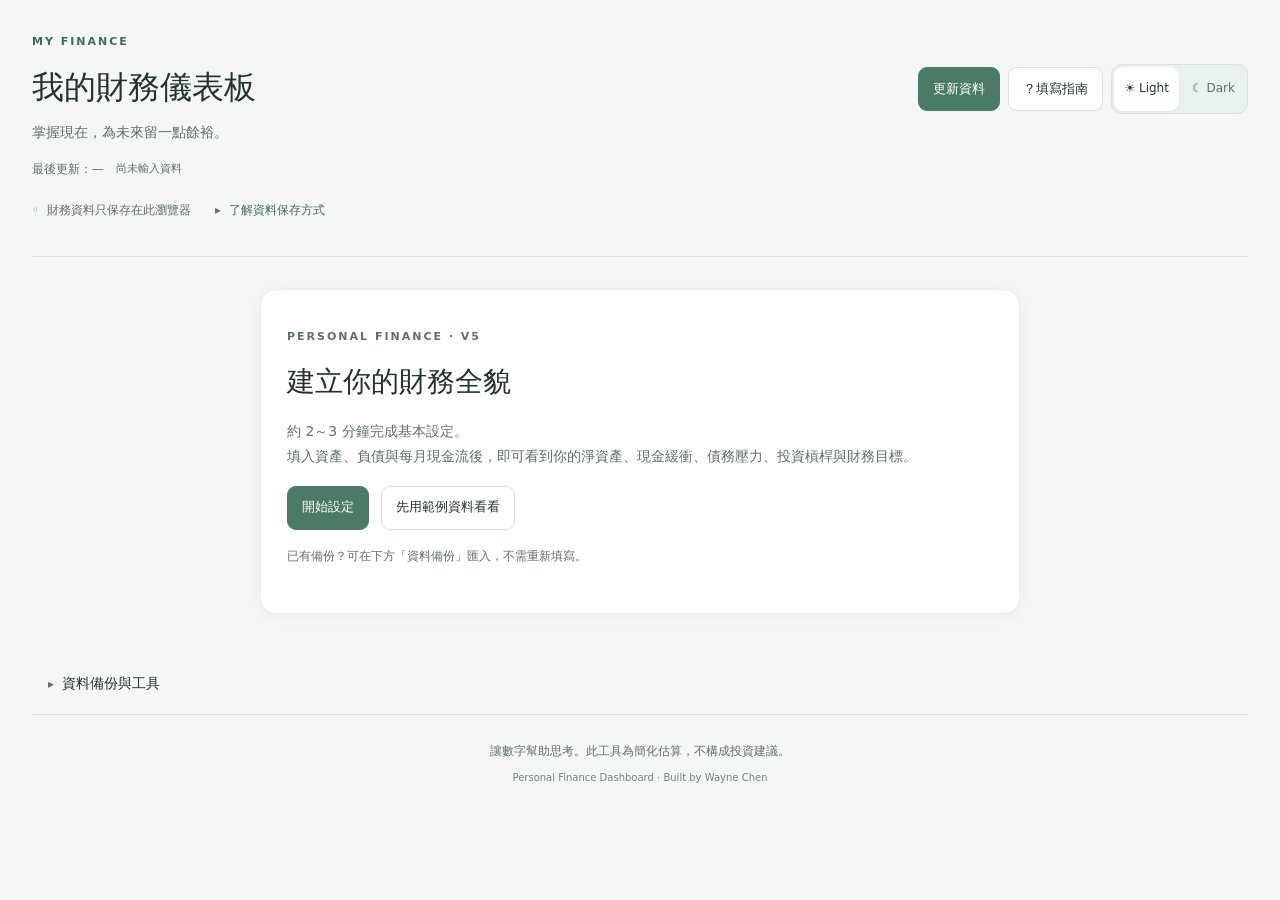
<file: index.html>
<!doctype html>
<html lang="zh-Hant" data-theme="light"><head><meta charset="utf-8"><meta name="viewport" content="width=device-width, initial-scale=1, interactive-widget=resizes-content"><meta http-equiv="Content-Security-Policy" content="default-src 'self'; script-src 'self' 'unsafe-inline'; style-src 'self' 'unsafe-inline'; img-src 'self' data: blob:; connect-src 'none'; worker-src 'self'; manifest-src 'self'; object-src 'none'; base-uri 'none'; form-action 'none'"><meta name="referrer" content="no-referrer"><link rel="icon" href="data:,"><meta name="theme-color" content="#5E8F7A"><link rel="manifest" href="manifest.webmanifest"><link rel="apple-touch-icon" href="icons/icon-192.png"><title>個人財務儀表板</title><link rel="stylesheet" href="style.css?v=20261017-v5"><script src="v3-core.js?v=20261017-v5" defer></script><script src="stress-core.js?v=20261017-v5" defer></script><script src="scenario-core.js?v=20261017-v5" defer></script><script src="health-analysis.js?v=20261017-v5" defer></script><script src="app.js?v=20261017-v5" defer></script><script src="input-guidance.js?v=20261017-v5" defer></script><script src="summary.js?v=20261017-v5" defer></script><script src="scenario-ui.js?v=20261017-v5" defer></script><script src="pwa.js?v=20261017-v5" defer></script><script src="dashboard-ui.js?v=20261017-v5" defer></script></head>
<body><main>
<header class="app-header"><div class="brand"><p class="eyebrow">MY FINANCE</p><h1>我的財務儀表板</h1><p class="subtitle">掌握現在，為未來留一點餘裕。</p></div><div class="header-controls"><div class="header-actions"><button type="button" id="edit-finances" class="primary-button">更新資料</button><button type="button" id="open-filling-guide" aria-haspopup="dialog" aria-controls="filling-guide">？填寫指南</button><div class="theme-switch" role="group" aria-label="外觀模式"><button type="button" data-theme-choice="light" aria-pressed="true">☀ Light</button><button type="button" data-theme-choice="dark" aria-pressed="false">☾ Dark</button></div></div><small id="theme-status" role="status" hidden></small></div><div class="save-info"><small id="saved-at">最後更新：—</small><span id="save-status" role="status">尚未輸入資料</span></div></header><div class="privacy-bar"><span>財務資料只保存在此瀏覽器</span><details id="privacy-details"><summary>了解資料保存方式</summary><p class="privacy-note">所有財務資料僅儲存在此裝置瀏覽器，不會上傳至伺服器。清除瀏覽器資料、更換裝置或使用無痕模式可能造成資料遺失，建議定期匯出備份。</p></details></div><p id="storage-warning" class="warning" role="alert" hidden></p>
<section id="welcome" class="panel welcome" hidden><p class="eyebrow">PERSONAL FINANCE · V5</p><h2>建立你的財務全貌</h2><p>約 2～3 分鐘完成基本設定。<br>填入資產、負債與每月現金流後，即可看到你的淨資產、現金緩衝、債務壓力、投資槓桿與財務目標。</p><div class="toolbar"><button id="start-setup" type="button" class="primary-button">開始設定</button><button id="demo-start" type="button">先用範例資料看看</button></div><p class="hint">已有備份？可在下方「資料備份」匯入，不需重新填寫。</p></section>
<div id="demo-banner" class="note demo-banner" hidden>目前為範例資料，修改不會存成正式資料。<button id="demo-exit" type="button">開始輸入我的資料</button></div>
<div id="pwa-update" class="note pwa-update" hidden><span>有新版可用。請先儲存尚未完成的情境。</span><button id="pwa-reload" type="button">重新載入更新</button></div>
<div id="dashboard">
<section class="kpis" aria-label="財務摘要">
<article class="kpi"><span>淨資產</span><strong id="netWorth">—</strong><small>總資產 − 總負債</small><button type="button" class="kpi-detail-trigger text-button" data-kpi="netWorth" aria-expanded="false" aria-controls="kpi-detail-panel">ⓘ 查看詳情<span class="sr-only">：淨資產</span></button></article>
<article class="kpi"><span>金融資產</span><strong id="financialAssets">—</strong><small>現金 + 股票 / ETF</small><button type="button" class="kpi-detail-trigger text-button" data-kpi="financialAssets" aria-expanded="false" aria-controls="kpi-detail-panel">ⓘ 查看詳情<span class="sr-only">：金融資產</span></button></article>
<article class="kpi"><span>現金緩衝</span><strong id="cashRunway">—</strong><small>可支應生活費與債務還款</small><button type="button" class="kpi-detail-trigger text-button" data-kpi="cashRunway" aria-expanded="false" aria-controls="kpi-detail-panel">ⓘ 查看詳情<span class="sr-only">：現金緩衝</span></button></article>
<article class="kpi"><span>綜合市場槓桿</span><strong id="marketLeverage">—</strong><small>等效曝險 ÷ 投資淨值</small><button type="button" class="kpi-detail-trigger text-button" data-kpi="marketLeverage" aria-expanded="false" aria-controls="kpi-detail-panel">ⓘ 查看詳情<span class="sr-only">：綜合市場槓桿</span></button></article>
</section>
<div class="quick-actions" role="group" aria-label="快速操作"><button id="open-summary-tools" type="button" aria-expanded="false" aria-controls="summary-tools">產出財務摘要圖</button><button id="pwa-install" type="button" aria-describedby="pwa-install-help" hidden>＋ 新增到主畫面</button><details id="install-instructions"><summary>如何新增到主畫面？</summary><p id="pwa-install-help" class="hint" role="status" hidden></p></details></div><div id="summary-tools" class="summary-tools" role="region" aria-labelledby="open-summary-tools" hidden><div class="share-toolbar"><label class="inline-check"><input id="hide-amounts" type="checkbox">分享版隱藏金額，只顯示比例</label><button id="generate-summary" type="button">產出財務摘要圖</button></div><p id="image-status" role="status" class="hint"></p><div id="image-result" hidden><a id="download-summary" download>下載 PNG 圖片</a><details class="subsection"><summary>預覽摘要圖</summary><img id="summary-preview" alt="本機產生的財務摘要圖"></details></div>
</div>
<section id="kpi-detail-panel" class="panel kpi-detail-panel" hidden aria-labelledby="kpi-detail-title"><div class="section-heading"><h2 id="kpi-detail-title" tabindex="-1"></h2><button id="close-kpi-detail" type="button" class="text-button">收合詳情</button></div><section id="detail-netWorth" data-kpi-detail="netWorth" hidden></section><section id="detail-financialAssets" data-kpi-detail="financialAssets" hidden></section><section id="detail-cashRunway" data-kpi-detail="cashRunway" hidden></section><section id="detail-marketLeverage" data-kpi-detail="marketLeverage" hidden></section></section>
<p id="month-comparison" class="snapshot-trend" hidden></p>
<div class="layout"><div class="results">
<section class="panel goals" aria-labelledby="goals-title"><div class="section-heading"><h2 id="goals-title">財務目標</h2><span>FINANCIAL GOALS</span></div>
<label class="goal-basis-control">目標計算基準<select id="goal-basis" data-goal-basis><option value="investment">投資資產</option><option value="financial">金融資產</option></select></label><p id="goal-settings-message" class="warning" role="status"></p>
<button type="button" class="edit-step" data-open-step="1">調整投資與目標</button><p id="goal-validation" class="warning" role="alert" hidden></p>
<div class="goal-story"><div class="goal-progress-story"><span class="overline">目前完成</span><strong id="goal-headline-progress">—</strong><progress id="goal-progress" max="100" value="0" aria-label="財務目標完成率"></progress><p id="goal-progress-note" class="sr-only"></p></div><div class="goal-assets-story"><div><span id="goal-current-label">目前投資資產</span><strong id="goal-current">—</strong></div><span class="goal-arrow" aria-hidden="true">→</span><div><span id="goal-target-label">目標投資資產</span><strong id="goal-target">—</strong></div><p id="goal-time" class="goal-time"></p><p id="goal-distance" class="hint"></p></div></div><div class="required-return"><span>達標所需年化報酬</span><strong id="required-return">—</strong><span id="goal-return-badge" class="status-badge caution" hidden>高於目前 12% 情境</span><details class="return-explanation"><summary>查看報酬假設</summary><p id="required-return-note" class="hint"></p></details></div><details class="subsection" id="goal-advanced"><summary>更多目標分析與情境</summary><details class="subsection" id="goal-overview-details"><summary>查看目標差額與未來預估</summary><dl id="goal-results" class="goal-results"></dl></details>
<details class="subsection" id="goal-flex"><summary>如果目標時間更有彈性？</summary><p class="hint">此比較只改變目標年齡，其他條件維持不變。用來觀察多給自己1～3年時間，達標所需要的報酬率會如何變化。</p><div id="goal-flex-results"></div></details><details class="subsection"><summary>比較年化報酬情境與投入</summary><p id="goal-extra" class="hint"></p><div id="return-scenarios" class="scenario-grid"></div><p class="hint">0%、保守 5%、基準 8%、積極 12% 與上方自訂報酬率，皆使用目前選擇的目標基準與相同每月投入；只有投資資產與新增投入適用投資報酬。名稱僅供情境比較，不代表通用投資標準。</p>
<p id="goal-basis-description" class="hint"></p><p id="goal-assumptions" class="note">每月底固定投入投資資產並按月複利；月報酬率 = (1 + 投資組合年化報酬率) 的 1/12 次方 − 1。現金不套用股票投資報酬；金融資產模式中現金維持原值。固定投入與現金流結餘共用，不重複扣款。不含通膨、稅費與提領，情境不保證未來報酬。年齡以整歲估算，目標年齡須晚於目前年齡才估算未來。</p></details></details></section>
<section class="panel financial-review"><div class="section-heading"><h2>財務健檢</h2><span>FINANCIAL REVIEW</span></div><p class="hint">根據你的財務資料與自行設定的警戒線整理。僅為規則式摘要，並非健康評分或投資建議。</p><div class="review-columns"><div><h3>✓ 目前較有餘裕</h3><ul id="review-positive"></ul></div><div><h3>△ 需留意</h3><ul id="review-warnings"></ul></div></div><details class="subsection"><summary>可以進一步檢視</summary><ul id="review-review"></ul></details><button id="generate-ai" type="button">產生 AI 分析資料</button><p class="hint">僅在本機整理文字；只有你主動貼上後，資料才會交給 AI。</p></section>
<section class="panel allocation-home"><div class="section-heading"><h2>目前配置 vs 目標配置</h2><button type="button" data-open-step="2">設定目標配置</button></div><p id="allocation-caution" class="decision-caution" hidden>目標配置與槓桿提醒線仍有落差</p><div id="allocation-current"></div><p id="allocation-target" class="hint"></p><div id="allocation-target-bar" class="allocation-bar" aria-label="目標投資配置" hidden></div><p class="hint">投資池 = 股票 / ETF 投資資產 + 投資預備金；投資預備金本身仍屬現金，不會重複計入總資產。</p><details class="subsection"><summary>目標設定一致性與配置偏差</summary><div id="allocation-review"></div></details></section>
<section class="panel metric-panel" id="health-panel"><div class="section-heading"><h2>財務體質</h2><span>FINANCIAL HEALTH</span></div><dl id="health"></dl><p class="note">現金緩衝假設收入中斷時會暫停固定投資，因此分母只包含生活支出與債務還款。平均月收入以家庭年收入 ÷ 12 計算；若收入波動較大，此比例僅作年度平均參考。平均每月結餘以平均月收入扣除生活支出、債務還款與固定投資。</p></section>
<section class="panel metric-panel" id="investment-panel"><div class="section-heading"><h2>投資槓桿</h2><span>MARKET EXPOSURE</span></div><dl id="investment"></dl><p class="note">等效曝險 = 一般投資市值 + 槓桿 ETF 市值 × 倍率。投資淨值小於或等於 0 時，綜合槓桿不具有效意義。投資淨值 = 股票 / ETF 投資資產 − 投資用途負債；與綜合市場槓桿使用相同的淨值。</p></section>
<section class="panel stress"><div class="section-heading"><h2>市場壓力測試</h2><span>STRESS TEST</span></div><p class="hint">如果大盤下跌，資產可能如何變化？</p><strong id="stress-model-label"></strong><details id="stress-controls" class="subsection"><summary>進階模型設定</summary><div class="wizard-grid"><label>模型<select id="stress-model"><option value="dailyReset">每日重置</option><option value="linear">線性曝險</option></select></label><div id="daily-options"><label>路徑<select id="stress-path"><option value="smooth">平滑</option><option value="volatile">波動示意</option></select></label><label>回檔期間<select id="stress-days"><option value="20">20 個交易日</option><option value="60" selected>60 個交易日</option><option value="120">120 個交易日</option></select></label></div><div id="volatility-options"><label>每日波動<select id="stress-volatility"><option value="0.5">低 0.5%</option><option value="1" selected>中 1%</option><option value="2">高 2%</option><option value="custom">自訂</option></select></label><label id="custom-volatility-label" hidden>自訂每日波動（0～25%）<input id="stress-custom-volatility" type="number" min="0" max="25" step="any" value="1"></label></div></div></details><p id="stress-settings-message" class="warning" role="status"></p><div class="stress-table-wrap"><table class="stress-table"><thead><tr><th scope="col">大盤跌幅</th><th scope="col">槓桿 ETF 模擬報酬</th><th scope="col">投資市值</th><th scope="col">投資淨值</th><th scope="col">整體淨資產</th></tr></thead><tbody id="scenarios"></tbody></table></div><details class="subsection stress-explanation"><summary>模型說明與限制</summary><p id="stress-model-note" class="note"></p><p class="note stress-scope-note">壓力模型將「一般股票 / ETF」簡化視為 1 倍股票市場曝險；若其中包含債券、貨幣型、原物料或其他不同風險特性的資產，結果僅供簡化參考。</p></details><p id="break-even" class="note"></p><p id="break-even-note" class="hint">此結果高度依賴路徑假設，不代表實際市場臨界點。搜尋大盤跌幅範圍為 0%～99%。</p><p class="note">實際槓桿 ETF 報酬仍可能受到每日市場路徑、波動、追蹤誤差、費用、融資成本與產品機制影響。此為本機情境模擬，不代表預測或投資建議。房屋、現金、其他資產與負債維持不變。</p></section>
</div></div>
<section class="panel lab-entry" id="lab-entry"><div><h2>想先試算，再做決定？</h2><p>模擬新增借款、提前還款、收入變化、大額支出或調整投資部位。</p><small>財務決策實驗室 · 情境不修改正式資料</small></div><button id="open-lab" type="button" class="primary-button">開始財務試算 →</button></section>
<details class="panel utility" id="analysis-panel"><summary>詳細分析：現金、負債與再平衡</summary><h3>現金分類</h3><dl id="cash-analysis"></dl><h3>負債摘要</h3><dl id="debt-analysis"></dl><p class="hint">以目前本金簡化估算，實際利息會隨本金下降而改變。</p><h3>只靠新增資金調整</h3><p id="rebalance-note"></p><dl id="rebalance-additions"></dl><h3>本月新增資金配置參考</h3><dl id="monthly-allocation"></dl><p class="hint">此為依你設定的目標配置所做的數學再平衡參考，不代表投資建議。</p></details>
<details class="panel utility" id="completeness-panel"><summary id="analysis-status-summary">資料與分析狀態</summary><div id="completeness"></div></details>
<details class="panel utility" id="history-panel"><summary>每月財務快照與趨勢</summary>
<p class="hint">每月手動記錄一次；同月份重存會先要求確認。快照記錄當時數值，不隨目前輸入改變。</p>
<div class="toolbar"><label>快照日期<input id="snapshot-date" type="date"></label><button id="save-snapshot" type="button">儲存本月快照</button><label>趨勢指標<select id="chart-metric"><option value="net">淨資產</option><option value="financial">金融資產</option><option value="investment">投資市值</option><option value="debt">總負債</option><option value="leverage">綜合市場槓桿</option></select></label></div>
<div id="history-chart"></div><div class="table-scroll"><table><thead><tr><th>日期</th><th>淨資產</th><th>金融資產</th><th>投資市值</th><th>總負債</th><th>綜合槓桿</th><th>操作</th></tr></thead><tbody id="snapshot-rows"></tbody></table></div></details>
</div><details class="panel utility" id="data-tools"><summary>資料備份與工具</summary><h3>裝置與離線狀態</h3><p id="pwa-status" class="hint" role="status"></p><h3>資料備份</h3>
<p class="hint">現金低於最低門檻、還款比或槓桿高於最高門檻為紅色；現金在門檻至 1.2 倍、還款比或槓桿在門檻的 80% 至 100% 為黃色。零分母不強行評級，但有債務無收入、投資淨值不大於零等狀況仍提醒。設定僅供個人參考。</p>
<label class="inline-check"><input id="include-scenarios" type="checkbox" checked>包含已儲存情境</label><div class="toolbar"><button id="export-data" type="button">匯出備份（JSON）</button><label class="file-button">匯入備份（JSON）<input id="import-data" type="file" accept=".json,application/json"></label><button id="clear-data" type="button">清除本機資料</button></div>
<p class="hint">JSON 含個人財務資料，請妥善保存。匯入會先檢查格式並要求確認。備份包含財務輸入、目標、警戒線、快照與未完成輸入。</p><p id="data-message" role="status"></p></details>
<footer class="app-footer"><p class="footer-disclaimer">讓數字幫助思考。此工具為簡化估算，不構成投資建議。</p><p class="footer-brand">Personal Finance Dashboard · Built by Wayne Chen</p></footer>
</main><button id="mobile-edit" type="button" class="floating-edit">✎ 更新資料</button><dialog id="wizard" aria-labelledby="wizard-title"><header class="wizard-header"><div><p id="wizard-progress" class="eyebrow" aria-live="polite"></p><h2 id="wizard-title"></h2></div><button id="close-wizard" type="button">稍後再填 ✕</button></header><div class="stepper" aria-label="設定進度"><span>1 目前財務</span><span>2 投資與目標</span><span>3 進階設定</span></div><div class="wizard-body"><form id="finance-form" data-step="0" novalidate><p class="hint">沒有該項資產、收入或支出可留白，計算視為 0，不需為資料狀態補填 0。</p><h3>現金分類</h3><div class="wizard-grid"><label>日常可動用現金 <span class="field-level">基本</span><input data-field name="cashDaily" type="number" inputmode="decimal" min="0" step="any"><small class="field-helper">一般活存與近期可自由使用的現金。</small></label><label>緊急預備金 <span class="field-level">選填</span><input data-field name="cashEmergency" type="number" inputmode="decimal" min="0" step="any"><small class="field-helper">預留給失業、醫療、突發事件等。</small></label><label>投資預備金 <span class="field-level">選填</span><input data-field name="cashInvestmentReserve" type="number" inputmode="decimal" min="0" step="any"><small class="field-helper">等待投資機會投入市場的現金；預設不計入生活緩衝。</small></label><label>指定用途預留資金 <span class="field-level">選填</span><input data-field name="cashEarmarked" type="number" inputmode="decimal" min="0" step="any"><small class="field-helper">如學費、旅遊、稅金或未來還款等已有用途的資金。</small></label></div><p id="wizard-cash-total" class="note"></p><h3>其他資產</h3><div class="wizard-grid"><label>房屋目前估值 <span class="field-level">選填</span><input data-field name="home" type="number" inputmode="decimal" min="0" step="any"><small class="field-helper">以目前合理估值填寫。</small></label><label>其他資產 <span class="field-level">選填</span><input data-field name="other" type="number" inputmode="decimal" min="0" step="any"><small class="field-helper">未列入現金或投資的其他資產。</small></label></div><h3>收入與支出</h3><div class="wizard-grid"><label>家庭年收入 <span class="field-level">基本</span><input data-field name="income" type="number" inputmode="decimal" min="0" step="any"><small class="field-helper">優先填家庭全年實際可支配／實領收入。</small></label><label>每月生活支出 <span class="field-level">基本</span><input data-field name="living" type="number" inputmode="decimal" min="0" step="any"><small class="field-helper">日常生活、保險、學費等；不要包含投資與貸款還款。</small></label><div id="basic-monthly-slot"><label>每月固定投資金額 <span class="field-level">基本</span><input data-field name="monthlyInvestment" type="number" inputmode="decimal" min="0" step="any"><small class="field-helper">與財務目標的每月固定投入共用，不會重複扣除。</small></label></div></div><h3>負債明細 <span class="field-level">選填</span></h3><p class="hint">沒有負債可以略過；利率與剩餘月數可稍後補填。</p><div id="debt-editor"></div><button id="add-debt" type="button">＋新增一筆負債</button></form><form id="goal-form" data-step="1" novalidate><h3>投資市值</h3><div class="wizard-grid"><label>一般股票 / ETF 市值 <span class="field-level">基本</span><input data-field name="regular" type="number" inputmode="decimal" min="0" step="any"><small class="field-helper">不包含下方另列的槓桿 ETF。</small></label><label>槓桿 ETF 市值 <span class="field-level">選填</span><input data-field name="leveraged" type="number" inputmode="decimal" min="0" step="any"><small class="field-helper">沒有持有可填 0。</small></label><label>槓桿 ETF 倍率 <span class="field-level">選填</span><input data-field name="multiplier" type="number" inputmode="decimal" min="1" step="any"><small class="field-helper">例如正2填 2；一般股票與 ETF 為 1。</small></label></div><div class="readonly">股票 / ETF 投資資產<output id="assetInvestment"></output></div><div id="goal-monthly-slot" class="wizard-grid"></div><h3>財務目標 <span class="field-level">選填</span></h3><label>目標計算基準<select id="wizard-goal-basis" data-goal-basis><option value="investment">投資資產</option><option value="financial">金融資產</option></select></label><p id="wizard-goal-settings-message" class="warning" role="status"></p><div class="wizard-grid"><label>目前年齡 <span class="field-level">選填</span><input data-field name="currentAge" type="number" inputmode="decimal" min="0" step="1" max="120"><small class="field-helper">以整歲填寫。</small></label><label>目標年齡 <span class="field-level">選填</span><input data-field name="targetAge" type="number" inputmode="decimal" min="0" step="1" max="120"><small class="field-helper">須晚於目前年齡才會估算達標所需報酬率。</small></label><label><span id="target-assets-label">目標投資資產</span> <span class="field-level">選填</span><input data-field name="targetAssets" type="number" inputmode="decimal" min="0" step="any"><small id="target-assets-helper" class="field-helper">目標只計一般股票 / ETF 與槓桿 ETF；不包含任何現金。</small></label><label>投資組合預期年化報酬率（%） <span class="field-level">選填</span><input data-field name="annualReturn" type="number" inputmode="decimal" min="-99" step="any" max="100"><small class="field-helper">用於股票 / ETF 投資資產的長期數學情境，不代表保證報酬。</small></label></div><p class="note" id="wizard-monthly-note"></p></form><form id="settings-form" data-step="2" novalidate><h3>個人警戒線</h3><p class="hint">這些數值不是市場通用安全標準，而是你希望 Dashboard 幫忙提醒自己的個人界線。系統預設值只是起始設定，可以依家庭狀況調整。</p><details class="inline-info field-guidance" name="wizard-field-guidance"><summary>ⓘ 警戒線怎麼設定？</summary><p>把它理解成：「到什麼程度時，我希望自己停下來重新檢視？」可從希望維持的現金時間、現金流彈性與可接受的市場波動來思考；不是通用安全標準，也不是新增借款額度。</p></details><div class="wizard-grid"><label>最低現金緩衝（月） <span class="field-level">進階</span><input data-field name="minRunway" type="number" inputmode="decimal" min="0.1" step="any" max="120"><small class="field-helper">低於門檻提醒，接近門檻顯示黃色。</small><small id="runway-reference" class="field-helper decision-reference"></small></label><label>最高債務月付比（%） <span class="field-level">進階</span><input data-field name="maxPaymentRatio" type="number" inputmode="decimal" min="0.1" step="any" max="100"><small class="field-helper">每月還款占家庭月收入的個人參考上限。</small><small id="payment-reference" class="field-helper decision-reference"></small></label><label>最高綜合市場槓桿（x） <span class="field-level">進階</span><input data-field name="maxLeverage" type="number" inputmode="decimal" min="0.1" step="any" max="100"><small class="field-helper">同時考慮槓桿 ETF 與投資用途借款。</small><small id="leverage-reference" class="field-helper decision-reference"></small></label></div><h3>生活緩衝包含哪些現金？ <span class="field-level">進階</span></h3><div class="buffer-options"><label class="inline-check"><input type="checkbox" data-buffer="cashDaily"><span>日常現金<small class="field-helper">通常可直接用於生活。</small></span></label><label class="inline-check"><input type="checkbox" data-buffer="cashEmergency"><span>緊急預備金<small class="field-helper">預設納入。</small></span></label><label class="inline-check"><input type="checkbox" data-buffer="cashInvestmentReserve"><span>投資預備金<small class="field-helper">預設不納入，避免為了生活被迫使用投資資金。</small></span></label><label class="inline-check"><input type="checkbox" data-buffer="cashEarmarked"><span>指定用途資金<small class="field-helper">預設不納入，因已有其他用途。</small></span></label></div><p class="hint">現金分類總額皆計入金融資產；只有勾選的分類用於生活現金緩衝。</p><h3>目標投資配置 <span class="field-level">進階</span></h3><p class="hint">投資池定義：一般股票 / ETF + 槓桿 ETF + 投資預備金。三者目標比例需合計100%。這是你的策略目標，不是系統推薦配置；可先全部留白。</p><div class="wizard-grid"><label>一般投資目標（%） <span class="field-level">進階</span><input data-field name="allocationGeneral" type="number" inputmode="decimal" min="0" step="any" max="100" data-nullable="true"><small class="field-helper">三類目標合計須為100%。</small></label><label>槓桿投資目標（%） <span class="field-level">進階</span><input data-field name="allocationLeveraged" type="number" inputmode="decimal" min="0" step="any" max="100" data-nullable="true"><small class="field-helper">可設定0%；若目前仍持有，無法只靠新增資金完全歸零。</small></label><label>投資預備金目標（%） <span class="field-level">進階</span><input data-field name="allocationReserve" type="number" inputmode="decimal" min="0" step="any" max="100" data-nullable="true"><small class="field-helper">已包含在現金，不會再次加進資產。</small></label></div><p id="allocation-validation" class="warning" hidden>目標配置合計需為 100%。</p><section><h3>目標設定一致性檢查</h3><div id="allocation-consistency"></div></section></form><p id="wizard-error" role="alert" class="warning" hidden></p></div><footer class="wizard-footer"><span id="wizard-save-status" role="status"></span><div><button id="wizard-back" type="button">上一步</button><button id="wizard-next" type="button" class="primary-button">儲存並繼續</button></div></footer></dialog><dialog id="scenario-lab" aria-labelledby="lab-title"><header class="lab-header"><div><p class="eyebrow">WHAT-IF SCENARIO LAB · V5</p><h2 id="lab-title">財務決策實驗室</h2><p class="hint">先試算，再決定。所有結果均為情境模擬，不代表投資建議。</p></div><button id="close-lab" type="button">關閉 ✕</button></header><nav class="lab-tabs" aria-label="實驗室工具"><button data-lab-tab="scenario" type="button" aria-pressed="true">情境試算</button><button data-lab-tab="loan" type="button" aria-pressed="false">借款投資比較</button><button data-lab-tab="saved" type="button" aria-pressed="false">已儲存情境</button></nav><div class="lab-body"><p id="lab-status" class="hint" role="status"></p>
<section data-lab-page="scenario"><div id="lab-quick"><h3>選一個想試算的情境</h3><div class="quick-grid"><button data-quick="borrow" type="button">如果我多借一筆信貸？</button><button data-quick="repay" type="button">如果我提前還貸款？</button><button data-quick="annualIncome" type="button">如果家庭收入下降？</button><button data-quick="trade" type="button">如果我降低槓桿部位？</button><button data-quick="expense" type="button">如果我有一筆大額支出？</button></div></div>
<div class="toolbar"><label>情境名稱<input id="scenario-name" maxlength="80" placeholder="例如：新增150萬信貸"></label><label>變動類型<select id="action-type"><option value="borrow">新增借款</option><option value="repay">提前償還負債</option><option value="expense">一次性支出</option><option value="income">一次性收入</option><option value="annualIncome">每月收入改變</option><option value="living">每月生活支出改變</option><option value="monthlyInvestment">每月固定投資改變</option><option value="trade">調整投資部位</option></select></label><button id="add-action" type="button">＋加入一個變動</button><button id="new-scenario" type="button">新建情境</button></div><div id="scenario-actions"></div><p id="scenario-error" class="warning" role="alert" hidden></p><div class="toolbar"><button id="save-scenario" type="button" class="primary-button">儲存此情境</button><small>只儲存變動，不保存基準資料；沒有套用到正式資料的功能。</small></div>
<div id="scenario-results"><div class="comparison-heading"><strong>目前狀態</strong><span>vs</span><strong>模擬後</strong><small>每次以目前正式資料重新計算；變動依由上而下順序執行。</small></div><p id="scenario-goal-label" class="hint"></p><div id="scenario-kpis"></div><h3>市場壓力測試比較</h3><p id="scenario-model-label" class="hint"></p><p class="hint">目前與模擬後使用相同市場路徑、日數與波動設定。其他資產與本金維持不變。</p><p class="hint stress-scope-note">壓力模型將「一般股票 / ETF」簡化視為 1 倍股票市場曝險；若其中包含債券、貨幣型、原物料或其他不同風險特性的資產，結果僅供簡化參考。</p><div id="scenario-stress"></div><h3>情境判讀摘要</h3><ul id="scenario-narrative"></ul><div id="scenario-notes" class="note"></div><p class="hint">以上為數學情境比較，不代表方案優劣或投資建議。</p></div></section>
<section data-lab-page="loan" hidden><h3>借款投資 vs 不借款定投</h3><p class="hint">A 借款一次投入，B 每月底投入與 A 月付相同的金額。貸款到期後，A 同樣把原月付改為月底投入；兩者每月預算相同。一次性費用只從 A 淨值扣一次，未估算該費用的機會成本。</p><form id="loan-comparison-form" class="wizard-grid"><label>借款本金<input name="principal" type="number" min="0.01" max="1000000000000000" step="any" value="1000000" required></label><label>貸款年利率（%）<input name="annualRate" type="number" min="0" max="100" step="any" value="3" required></label><label>年期<input name="years" type="number" min="0.08333333333333333" max="100" step="any" value="5" required></label><label>開辦費<input name="fee" type="number" min="0" step="any" value="0" required></label><label>自訂預期投資年化報酬率（%）<input name="investmentReturn" type="number" min="-99" max="100" step="any" value="8" required></label></form><p id="loan-error" class="warning" role="alert" hidden></p><div id="loan-costs" class="note"></div><p class="hint">此比較的投資報酬仍為固定情境假設；不等同實際市場路徑。期限會換算為整數月；不含稅、交易成本、通膨與違約情形。下列均為數學假設，非保證報酬。</p><div id="loan-results"></div><div id="loan-chart"></div><h3>不同年化報酬下的期末淨值差額（A − B）</h3><div id="loan-rate-grid"></div><h3>市場初期下跌情境</h3><p class="hint">第一年以 -10% / -20% / -30% 的等效月報酬路徑估算，第二年起回到自訂報酬。這會改變整段實現年化，不是強制維持相同長期平均報酬。</p><div id="loan-shocks"></div></section>
<section data-lab-page="saved" hidden><h3>已儲存情境（最多20個）</h3><p class="hint">載入時使用現在的正式財務資料。基準更新或負債被刪除後，請重新核對變動。</p><div id="saved-scenarios"></div></section>
</div></dialog><dialog id="ai-dialog" aria-labelledby="ai-title"><header class="lab-header"><div><h2 id="ai-title">AI 分析資料</h2><p class="hint">網站不會呼叫 AI 或自動上傳。請確認內容後，再自行決定是否貼至外部服務。</p></div><button id="close-ai" type="button">關閉 ✕</button></header><div class="lab-body"><label>輸出模式<select id="ai-mode"><option value="privacy">隱私模式：只含比例與分類</option><option value="full">完整資料：包含金額，負債名稱匿名化</option></select></label><label for="ai-output">可複製的分析文字</label><textarea id="ai-output" readonly spellcheck="false"></textarea><button id="copy-ai" type="button" class="primary-button">複製分析資料</button><p id="ai-status" class="hint" role="status"></p></div></dialog><dialog id="filling-guide" aria-labelledby="filling-guide-title"><div class="guide-heading"><h2 id="filling-guide-title" tabindex="-1" autofocus>填寫指南</h2><p class="hint">先掌握這六個原則，再開始填寫。</p></div><div class="guide-content"><section><h3>收入</h3><p>優先使用家庭實際可支配／實領年收入；若用稅前年收入，未扣除的必要稅費應納入支出。</p></section><section><h3>生活支出</h3><p>使用平均每月家庭成本。保險、學費、車稅、汽車保養、固定旅遊預算、年度訂閱等可預期年度支出，建議先除以 12 後納入。</p></section><section><h3>資產與負債</h3><p>資產使用目前價值；股票 / ETF 使用目前市值；貸款使用目前剩餘本金，不是原始借款金額。</p></section><section><h3>現金分類</h3><p>緊急預備金、投資預備金與指定用途現金用途不同。只有真正願意用於收入中斷的現金，才應納入生活緩衝。</p></section><section><h3>個人警戒線</h3><p>6 個月、40%、2x 只是系統起始設定，不是通用安全標準。把它理解成「到這個程度時，我希望自己重新檢視」的個人提醒。</p></section><section><h3>多久更新一次</h3><p>一般可每月更新一次主要現金、投資市值與貸款餘額，並儲存一次月快照；新增貸款、大額支出或重大投資變動後可再更新。</p></section></div><footer class="guide-actions"><button type="button" id="start-from-guide" class="primary-button">開始／更新我的資料</button><button type="button" id="close-filling-guide">關閉</button></footer></dialog></body></html>
</file>
<file: style.css>
:root{color-scheme:light;--bg:#F4F7F5;--card:#FFFFFF;--text:#24332D;--muted:#718078;--primary:#5E8F7A;--soft:#E8F1EC;--border:#D9E4DE;--yellow:#C58B2A;--red:#C86464;--positive:#4F8A6C;--input:#FAFCFB;--yellow-bg:#FBF4E6;--red-bg:#FCF0EF;--ring:#5e8f7a33;font-family:Inter,"Noto Sans TC",system-ui,-apple-system,sans-serif;font-synthesis:none;background:var(--bg);color:var(--text)}
:root[data-theme="dark"]{color-scheme:dark;--bg:#14201B;--card:#1E2E26;--text:#E0EAE3;--muted:#A3B5A9;--primary:#9BBBAB;--soft:#293F32;--border:#3A5043;--yellow:#DFB66D;--red:#E19791;--positive:#92BCA0;--input:#19271F;--yellow-bg:#3D3525;--red-bg:#402C2A;--ring:#9bbbab33}
*{box-sizing:border-box}body{margin:0}main{max-width:1320px;margin:auto;padding:40px 32px}header{display:flex;justify-content:space-between;align-items:center;gap:24px;margin-bottom:30px}p{line-height:1.8}h1{font-size:30px;letter-spacing:.6px;margin:10px 0}h2{font-size:18px;margin:0}.eyebrow{font-size:11px;font-weight:700;letter-spacing:2px;color:var(--primary)}.subtitle{color:var(--muted);font-size:14px;margin:0}.save-info{display:flex;flex-direction:column;align-items:flex-end;gap:8px}.save-info small{font-size:11px}#save-status{font-size:12px;color:var(--positive);border:1px solid var(--border);background:var(--soft);padding:8px 12px;border-radius:20px}#saved-at,#data-message{overflow-wrap:anywhere}.privacy-note{font-size:12px;color:var(--muted);line-height:1.8;margin:0 0 26px}
button,.file-button{background:var(--card);border:1px solid var(--border);border-radius:8px;padding:10px 14px;font:inherit;font-size:12px;color:var(--text);cursor:pointer}button:hover,.file-button:hover{background:var(--soft)}button:active{transform:translateY(1px)}button:focus-visible,summary:focus-visible,.file-button:focus-within{outline:3px solid var(--ring);outline-offset:2px}button:disabled{opacity:.5;cursor:wait}.theme-switch{display:flex;border:1px solid var(--border);padding:3px;gap:3px;border-radius:10px;background:var(--soft)}.theme-switch button{padding:7px 12px;border:0;background:transparent;color:var(--muted)}.theme-switch button[aria-pressed="true"]{background:var(--card);color:var(--text);box-shadow:0 1px 4px #00000009}
.kpis{display:grid;grid-template-columns:repeat(4,minmax(0,1fr));gap:18px;margin-bottom:24px;align-items:start}.kpi,.panel{background:var(--card);border:1px solid var(--border);border-radius:16px;min-width:0;max-width:100%}.kpi{position:relative;padding:24px 22px;display:flex;flex-direction:column;gap:13px;overflow-wrap:anywhere;min-height:175px}.kpi>span:first-child{font-size:13px;color:var(--muted)}.kpi strong{font-size:clamp(20px,2.1vw,29px);font-variant-numeric:tabular-nums;letter-spacing:-.7px;font-weight:650}.kpi>small{font-size:11px;color:var(--muted)}.status-badge,.row-status{font-size:10px;font-weight:500;align-self:flex-start;display:inline-flex;width:fit-content;border-radius:5px;padding:3px 6px;line-height:1.4}.status-badge.caution,dd.caution .row-status{background:var(--yellow-bg);color:var(--yellow)}.status-badge.danger,dd.danger .row-status{background:var(--red-bg);color:var(--red)}.row-status{display:table;margin:5px 0 0 auto}.caution{color:var(--yellow)}.danger,.negative{color:var(--red)}
.layout{display:flex;flex-direction:column;gap:24px;align-items:stretch}.panel{padding:26px}.section-heading{display:flex;justify-content:space-between;align-items:center;gap:12px;margin-bottom:18px}.section-heading>span{font-size:10px;letter-spacing:1px;color:var(--muted)}.hint,small{color:var(--muted);font-size:12px}.hint{margin:8px 0 20px}.results{display:grid;grid-template-columns:repeat(2,minmax(0,1fr));align-items:start;gap:24px;order:-1;width:100%;min-width:0}.stress,.goals{grid-column:1/-1}.inputs{width:100%}.inputs>summary{cursor:pointer;font-size:16px;font-weight:600}.inputs>summary span{font-size:12px;font-weight:400;color:var(--muted);margin-left:12px}.inputs[open]>summary{margin-bottom:24px}.inputs form{display:grid;grid-template-columns:repeat(4,minmax(0,1fr));gap:24px}fieldset{border:0;border-top:1px solid var(--border);padding:20px 0 10px;margin:22px 0 0;min-width:0}legend{font-size:12px;font-weight:650;color:var(--primary);letter-spacing:1px;padding:0 9px 0 0}label{display:block;font-size:13px;margin-bottom:14px}input{display:block;width:100%;border:1px solid var(--border);background:var(--input);border-radius:8px;font:inherit;font-variant-numeric:tabular-nums;color:var(--text);padding:11px 12px;margin-top:7px;outline:none}input:focus{border-color:var(--primary);box-shadow:0 0 0 3px var(--ring)}input:invalid,input[aria-invalid="true"]{border-color:var(--red)}.readonly{font-size:13px;margin-bottom:14px}.readonly output{display:block;margin:8px 0;color:var(--text);font-weight:650}.readonly small{font-size:11px}.amount-hint{display:block;margin-top:6px;font-size:11px;line-height:1.6;color:var(--muted);font-variant-numeric:tabular-nums;overflow-wrap:anywhere}label:focus-within .amount-hint{color:var(--primary)}
dl{margin:0}dl>div{display:flex;justify-content:space-between;align-items:baseline;gap:16px;padding:15px 0;border-bottom:1px solid var(--border)}dl>div:last-child{border-bottom:0}dt{font-size:13px;color:var(--muted)}dd{margin:0;text-align:right;font-size:18px;font-weight:600;font-variant-numeric:tabular-nums;overflow-wrap:anywhere}.note{background:var(--soft);border-radius:8px;font-size:12px;color:var(--muted);padding:13px 16px;margin:18px 0 0;line-height:1.8}.table-scroll{overflow-x:auto;min-width:0;max-width:100%}table{border-collapse:collapse;width:100%;font-size:13px;white-space:nowrap;text-align:right}th{color:var(--muted);font-size:11px;font-weight:500;background:var(--soft);padding:14px 12px}td{padding:19px 12px;border-bottom:1px solid var(--border);font-variant-numeric:tabular-nums}th:first-child,td:first-child{text-align:left}td:first-child{font-weight:600}.warning{font-size:12px;color:var(--red);background:var(--red-bg);padding:12px;border-radius:8px}#storage-warning{margin-bottom:24px}.goal-inputs{display:grid;grid-template-columns:repeat(5,minmax(0,1fr));gap:16px}.goal-results{display:grid;grid-template-columns:repeat(4,minmax(0,1fr));gap:20px}.goal-results>div{display:block;border:0;padding:16px 0}.goal-results dd{text-align:left;margin-top:12px;font-size:22px}.goal-results dt{font-size:12px}.scenario-grid{display:grid;grid-template-columns:repeat(4,minmax(0,1fr));gap:14px;margin-top:16px}.scenario-card{background:var(--soft);border-radius:8px;padding:15px;min-width:0}.scenario-card span{font-size:12px;color:var(--muted);display:block;margin-bottom:12px}.scenario-card strong{font-size:18px;overflow-wrap:anywhere}
.utility{margin-top:24px}.utility>summary,.subsection>summary{cursor:pointer;font-weight:600;font-size:14px}.utility[open]>summary{margin-bottom:22px}.utility p{font-size:13px;line-height:1.8}.subsection{margin-top:20px}.settings-grid{display:grid;grid-template-columns:repeat(3,minmax(0,1fr));gap:20px;margin-top:20px}.toolbar{display:flex;gap:12px;align-items:center;flex-wrap:wrap;margin:16px 0}.toolbar label{margin:0}.toolbar input{width:auto}.file-button{display:inline-block}.file-button input{width:180px;font-size:11px}select{font:inherit;font-size:13px;padding:9px;border:1px solid var(--border);border-radius:8px;background:var(--card);color:var(--text);margin:7px 0}.history-svg{width:100%;height:auto;display:block;min-height:180px}.history-svg text{fill:var(--muted);font-size:12px}.history-svg .trend{fill:none;stroke:var(--primary);stroke-width:2.5}.history-svg circle{fill:var(--primary)}.history-svg .axis{stroke:var(--border);stroke-width:1}.share-toolbar{display:flex;gap:20px;align-items:center;flex-wrap:wrap;margin:0 0 16px}.inline-check{display:flex;align-items:center;gap:8px;margin:0;font-size:12px}.inline-check input{width:16px;height:16px;margin:0}#image-result{margin-bottom:24px}#image-result a{color:var(--primary);font-size:13px}#summary-preview{display:block;width:100%;max-width:440px;height:auto;border-radius:12px;margin:15px 0}.snapshot-summary{margin-right:8px}#month-comparison{margin:0 0 18px}#image-status{margin:0 0 16px}
.metric-explanation{font-weight:400;text-align:left;width:100%;font-size:12px;margin-top:0;min-width:0}dl>div:has(.metric-explanation){flex-wrap:wrap}.reason-accordion>summary{display:flex;align-items:center;justify-content:space-between;gap:6px;list-style:none;cursor:pointer;font-size:11px;font-weight:550;color:var(--primary);padding:9px 10px;border:1px solid var(--border);border-radius:8px;background:var(--card);min-height:36px}.reason-accordion>summary::-webkit-details-marker,.full-explanation>summary::-webkit-details-marker{display:none}.reason-accordion>summary::after{content:'⌄';font-size:15px}.reason-accordion[open]>summary::after{transform:rotate(180deg)}.reason-accordion>summary:hover,.reason-accordion>summary:active,.full-explanation>summary:hover,.full-explanation>summary:active{background:var(--soft);border-color:var(--primary)}.explanation-brief{display:-webkit-box;-webkit-box-orient:vertical;-webkit-line-clamp:2;overflow:hidden;font-size:12px;color:var(--muted);line-height:1.75;margin:10px 0 5px}.full-explanation>summary{display:inline-flex;cursor:pointer;list-style:none;font-size:11px;color:var(--primary);padding:7px 8px;border:1px solid transparent;border-radius:6px;min-height:32px}.full-explanation>summary::after{content:' ＋'}.full-explanation[open]>summary::after{content:' −'}.explanation-detail{font-size:12px;line-height:1.9;color:var(--muted);margin:8px 0 0;padding:10px 12px;background:var(--soft);border-radius:8px;max-height:200px;overflow-y:auto;overscroll-behavior:contain}.kpi .explanation-detail{max-height:160px}.metric-explanation[data-status="caution"] .reason-accordion>summary{border-color:var(--yellow)}.metric-explanation[data-status="danger"] .reason-accordion>summary{border-color:var(--red)}
footer{text-align:center;color:var(--muted);font-size:11px;padding:30px 0 0}[hidden]{display:none!important}
@media(max-width:1000px){.kpi{padding:20px 16px}.kpi strong{font-size:23px}}
@media(max-width:900px){.kpis{grid-template-columns:repeat(2,minmax(0,1fr))}.inputs form,.goal-inputs,.scenario-grid{grid-template-columns:repeat(2,minmax(0,1fr))}.panel{padding:22px}.section-heading{flex-wrap:wrap}dd{font-size:16px}.goal-results{grid-template-columns:repeat(2,minmax(0,1fr))}}
@media(max-width:680px){main{padding:24px 16px}header{align-items:flex-start;flex-direction:column;gap:16px}h1{font-size:25px}.save-info{align-items:flex-start}.theme-switch button{min-height:36px}.kpis{gap:10px}.kpi{padding:17px 13px;gap:11px;min-height:160px}.kpi strong{font-size:20px}.results{grid-template-columns:1fr;gap:20px}.layout{gap:20px}.inputs form,.settings-grid{grid-template-columns:1fr}input{font-size:16px}.goal-results{gap:12px}.goal-results dd{font-size:18px}.toolbar{align-items:flex-start}.section-heading>span{font-size:9px}dt{font-size:12px}.utility{padding:20px}.explanation-brief{-webkit-line-clamp:3}.kpi .explanation-detail{max-height:130px}.reason-accordion>summary{padding:9px 7px;font-size:10px}.status-badge{font-size:9px;padding:3px 5px}.share-toolbar{gap:14px}.privacy-note{font-size:11px}}
/* V3: focused setup, with details kept below the existing dashboard. */
.primary-button{background:var(--primary);color:var(--card);border-color:var(--primary);font-weight:600}.primary-button:hover{background:var(--positive);color:var(--card)}.welcome{max-width:760px;margin:32px auto 40px;padding:40px}.welcome h2{font-size:28px}.welcome p{color:var(--muted)}.demo-banner{margin-bottom:24px;display:flex;justify-content:space-between;gap:16px;align-items:center}.floating-edit{display:none}.required-return{border-top:1px solid var(--border);padding-top:16px;margin-top:12px;display:flex;gap:14px;align-items:baseline;flex-wrap:wrap}.required-return>span{font-size:13px;color:var(--muted)}.required-return strong{font-size:22px}.required-return .hint{width:100%;margin:0}.allocation-home{grid-column:1/-1}.allocation-bar{display:flex;height:12px;overflow:hidden;border-radius:12px;background:var(--soft);margin:20px 0 12px}.asset-0{background:var(--primary)}.asset-1{background:#A8BAAC}.asset-2{background:#D4C7A2}.allocation-legend{font-size:13px;line-height:1.8}.edit-step{margin-bottom:12px}.field-level{font-size:10px;color:var(--muted);font-weight:400;background:var(--soft);border-radius:4px;padding:2px 5px;white-space:nowrap}.field-helper{display:block;line-height:1.7;margin-top:6px;font-size:11px;color:var(--muted)}h3{font-size:16px;font-weight:600;margin:24px 0 16px}h4{font-size:14px;margin:0}.wizard-grid{display:grid;grid-template-columns:repeat(2,minmax(0,1fr));gap:12px 22px}.wizard-grid label{min-width:0}.buffer-options{display:grid;grid-template-columns:1fr 1fr;gap:15px}.debt-row{padding:20px;border:1px solid var(--border);border-radius:12px;margin:18px 0;background:var(--input)}.debt-row input,.debt-row select{background:var(--card)}.debt-row select{display:block;width:100%;margin-top:7px;padding:11px}.inline-info{font-size:12px;line-height:1.8;margin-top:6px;color:var(--muted)}.inline-info summary{cursor:pointer;color:var(--primary);font-size:12px;list-style:none;display:inline-block;padding:4px 7px;border:1px solid var(--border);border-radius:6px}.inline-info p{margin:8px 0;max-width:600px}.inline-info[open]{display:block}.inline-info summary:hover{background:var(--soft)}
#wizard{padding:0;width:min(980px,95vw);max-width:100vw;height:min(900px,92dvh);max-height:100dvh;border:1px solid var(--border);border-radius:18px;background:var(--card);color:var(--text);overflow:hidden}#wizard[open]{display:flex;flex-direction:column}#wizard::backdrop{background:#11271b66;backdrop-filter:blur(3px)}.wizard-header{padding:22px 30px;margin:0;flex-shrink:0}.wizard-header .eyebrow{margin:0 0 8px}.wizard-header button{white-space:nowrap}.wizard-body{overflow-y:auto;padding:0 30px 24px;flex:1;overscroll-behavior:contain}.wizard-footer{display:flex;justify-content:space-between;align-items:center;gap:16px;padding:18px 30px;border-top:1px solid var(--border);flex-shrink:0;background:var(--card)}.wizard-footer>div{display:flex;gap:10px}.wizard-footer>span{font-size:11px;color:var(--muted)}.stepper{display:flex;gap:8px;padding:0 30px 14px;border-bottom:1px solid var(--border);flex-shrink:0}.stepper span{flex:1;font-size:12px;padding:10px 8px;border-radius:7px;color:var(--muted);background:var(--input);text-align:center}.stepper .active{color:var(--primary);background:var(--soft);font-weight:600}
@media(max-width:680px){.welcome{padding:26px;margin:16px 0}.welcome h2{font-size:24px}.floating-edit{display:block;position:fixed;right:16px;bottom:max(16px,env(safe-area-inset-bottom));z-index:5;box-shadow:0 3px 14px #24332d22;background:var(--card);border-color:var(--primary);font-size:12px}body:has(#wizard[open]) .floating-edit{display:none}.demo-banner{align-items:flex-start;flex-direction:column}main{padding-bottom:80px}#wizard{width:100vw;height:100dvh;max-height:100dvh;max-width:100vw;margin:0;border:0;border-radius:0;inset:0}.wizard-header{flex-direction:row;align-items:center;gap:12px;padding:18px 16px}.wizard-header h2{font-size:20px}.wizard-header button{font-size:11px;padding:9px}.wizard-body{padding:0 16px 22px}.wizard-grid{grid-template-columns:1fr;gap:4px}.wizard-footer{padding:14px 16px max(14px,env(safe-area-inset-bottom));align-items:flex-start;flex-direction:column;gap:10px}.wizard-footer>div{width:100%;justify-content:space-between}.wizard-footer button{min-height:42px}.stepper{padding:0 16px 14px;gap:6px}.stepper span{font-size:10px;padding:10px 4px}.buffer-options{grid-template-columns:1fr}.debt-row{padding:16px}.allocation-home .section-heading{gap:8px}.allocation-legend{font-size:12px}}
/* V4 keeps the lab out of the main dashboard. */
.lab-entry{display:flex;justify-content:space-between;gap:20px;align-items:center;margin-bottom:24px}.lab-entry p{font-size:13px;color:var(--muted);margin:8px 0}.lab-entry .toolbar{flex-shrink:0}.pwa-update{display:flex;justify-content:space-between;align-items:center;gap:16px;margin-bottom:20px}#pwa-status:empty{display:none}
#scenario-lab{padding:0;width:min(1120px,96vw);height:min(960px,94dvh);max-height:100dvh;max-width:100vw;border:1px solid var(--border);border-radius:18px;background:var(--card);color:var(--text);overflow:hidden}#scenario-lab[open]{display:flex;flex-direction:column}#scenario-lab::backdrop{background:#11271b66;backdrop-filter:blur(3px)}.lab-header{flex-shrink:0;align-items:flex-start;padding:22px 28px;margin:0;border-bottom:1px solid var(--border)}.lab-header p{margin:8px 0 0}.lab-header .eyebrow{margin:0 0 8px}.lab-header>button{white-space:nowrap}.lab-tabs{display:flex;gap:8px;padding:12px 28px;border-bottom:1px solid var(--border);flex-shrink:0}.lab-tabs button[aria-pressed="true"]{background:var(--soft);color:var(--primary);border-color:var(--primary)}.lab-body{overflow-y:auto;padding:0 28px 28px;flex:1;overscroll-behavior:contain}.quick-grid{display:grid;grid-template-columns:repeat(3,minmax(0,1fr));gap:10px;margin:18px 0 24px}.quick-grid button{text-align:left;min-height:52px}.scenario-action,.saved-scenario{border:1px solid var(--border);background:var(--input);border-radius:12px;padding:20px;margin:16px 0}.scenario-action h3{font-size:15px;margin:0}.scenario-action .section-heading>div{display:flex;gap:6px}.scenario-action input,.scenario-action select{background:var(--card)}.scenario-action .inline-check input{width:16px;height:16px}.scenario-action select{display:block;width:100%;margin-top:7px}.comparison-heading{padding:16px;background:var(--soft);border-radius:10px;display:flex;justify-content:center;gap:20px;align-items:center;flex-wrap:wrap;margin:24px 0 12px}.comparison-heading small{width:100%;text-align:center}.comparison-card{display:grid;grid-template-columns:1.3fr 1fr 1fr 1.3fr;gap:12px;padding:15px 0;border-bottom:1px solid var(--border);align-items:center;font-size:13px}.comparison-card>div{min-width:0;overflow-wrap:anywhere}.comparison-card small{display:block;font-size:10px;margin-bottom:5px}.comparison-card span{font-variant-numeric:tabular-nums}.comparison-label{font-weight:600}.comparison-delta{color:var(--muted)}.stress-case{margin:14px 0;padding:16px;border:1px solid var(--border);border-radius:10px}.stress-case.major{border-left:3px solid var(--primary)}.stress-case h4{font-size:13px;margin:0 0 10px}.stress-case .comparison-card{font-size:12px}.stress-case .comparison-card:last-child{border-bottom:0}#scenario-narrative{padding-left:20px;font-size:13px;line-height:2}#scenario-notes{font-size:12px}.assumption-card{border:1px solid var(--border);border-radius:10px;padding:14px}.assumption-card p{font-size:12px;color:var(--muted);line-height:1.8}#loan-rate-grid,#loan-shocks{display:grid;grid-template-columns:repeat(2,minmax(0,1fr));gap:12px;margin:18px 0}#loan-chart{margin-top:22px}.lab-body section>h3{margin-top:22px}
@media(max-width:680px){.lab-entry{flex-direction:column;align-items:stretch;padding:20px}.lab-entry .toolbar{margin-bottom:0}.lab-entry small{line-height:1.8;display:block}#scenario-lab{width:100vw;height:100dvh;margin:0;border-radius:0;border:0;inset:0}.lab-header{flex-direction:row;padding:18px 16px;gap:10px}.lab-header h2{font-size:19px}.lab-header .hint{font-size:11px}.lab-header .eyebrow{font-size:9px}.lab-tabs{padding:10px 16px;gap:6px}.lab-tabs button{font-size:11px;padding:9px 8px;flex:1}.lab-body{padding:0 16px 32px}.quick-grid{grid-template-columns:1fr}.scenario-action{padding:15px}.scenario-action .section-heading{flex-wrap:nowrap;gap:7px}.scenario-action .section-heading button{padding:7px;font-size:11px}.comparison-card{grid-template-columns:1fr 1fr;border:1px solid var(--border);border-radius:10px;margin:10px 0;padding:14px;gap:12px}.comparison-label{grid-column:1/-1}.comparison-after{position:relative;padding-left:17px}.comparison-after::before{content:'→';position:absolute;left:0;top:22px;color:var(--muted)}.comparison-delta{grid-column:1/-1;padding-top:8px;border-top:1px solid var(--border)}.comparison-delta small{display:none}#loan-rate-grid,#loan-shocks{grid-template-columns:1fr}.pwa-update{align-items:flex-start;flex-direction:column}}

body:has(#scenario-lab[open]) .floating-edit{display:none}
/* V4.1: calm interpretation and touch-friendly stress cards. */
.goal-time{font-size:1.12rem;font-weight:600;color:var(--text)}
#goal-progress{width:100%;height:9px;border:0;border-radius:10px;overflow:hidden;accent-color:var(--primary);background:var(--border)}
#goal-progress::-webkit-progress-bar{background:var(--border);border-radius:10px}#goal-progress::-webkit-progress-value{background:#5e8f7a;border-radius:10px}
.financial-review ul{padding-left:1.3rem;margin:.6rem 0 1.2rem}.financial-review li{margin:.65rem 0;line-height:1.7}.financial-review h3{font-size:1rem}
#stress-controls label{display:flex;flex-direction:column;gap:.4rem;margin:.8rem 0}.stress-table{width:100%;min-width:0;table-layout:fixed}.stress-table td,.stress-table th{white-space:normal;overflow-wrap:anywhere;padding:16px 10px}.stress-table th{font-size:.85rem}
#ai-dialog{width:min(850px,calc(100% - 40px));max-height:92dvh;padding:0;border:1px solid var(--border);border-radius:20px;background:var(--card);color:var(--text)}
#ai-dialog .lab-body{display:grid;gap:16px}#ai-output{width:100%;min-height:48dvh;resize:vertical;font:inherit;font-size:1rem;line-height:1.7;padding:16px;border:1px solid var(--border);border-radius:12px;background:var(--bg);color:var(--text)}
body:has(#ai-dialog[open]) #mobile-edit{display:none}
@media(max-width:640px){.stress-table,.stress-table tbody,.stress-table tr,.stress-table td{display:block;width:100%}.stress-table thead{display:none}.stress-table tr{border:1px solid var(--border);border-radius:12px;padding:12px;margin:14px 0;background:var(--card)}.stress-table td{padding:7px 0;border:0;display:flex;justify-content:space-between;gap:12px;text-align:right}.stress-table td::before{content:attr(data-label);color:var(--muted);text-align:left;flex-shrink:0}.stress-table td:first-child{font-weight:600}.stress-table td:first-child::before{content:'大盤跌幅'}#ai-dialog{width:100%;max-width:100%;height:100dvh;max-height:100dvh;margin:0;border-radius:0}.financial-review li{font-size:.94rem}}

#stress-settings-message:empty{display:none}

/* Collapsed KPI composition, using stacked rows on narrow screens. */
.kpi-composition{width:100%;font-size:12px;min-width:0}.kpi-composition>summary{cursor:pointer;color:var(--primary);border:1px solid var(--border);border-radius:8px;padding:9px 8px;min-height:36px;list-style:none;background:var(--card);font-size:11px}
.kpi-composition>summary::after{content:' ⌄'}.kpi-composition[open]>summary::after{content:' ⌃'}.kpi-composition>summary:hover,.kpi-composition>summary:active{background:var(--soft);border-color:var(--primary)}.kpi-composition dl>div{display:block;padding:9px 0}.kpi-composition dt{font-size:11px}.kpi-composition dd{text-align:left;font-size:14px;margin-top:5px}.kpi-composition p{font-size:11px;color:var(--muted);white-space:pre-line;overflow-wrap:anywhere;background:var(--soft);padding:10px;border-radius:8px}.kpi-composition dl{margin-top:8px;max-height:330px;overflow:auto;overscroll-behavior:contain}
.goal-basis-control{display:flex;align-items:center;gap:12px;flex-wrap:wrap;margin-bottom:8px}.goal-basis-control select{margin:0}#goal-settings-message:empty,#wizard-goal-settings-message:empty{display:none}
/* Capability-based status stays neutral and uses the existing collapsed panel. */
.analysis-status-items{padding-left:18px}.analysis-status-items li{margin:14px 0}.analysis-status-items p{margin:0 0 8px;overflow-wrap:anywhere}.analysis-status-items button{min-height:40px}#completeness h3{font-size:15px}#completeness section+section{margin-top:24px}
/* Small guidance additions retain the existing card, colors and navigation. */
.field-guidance>summary,.annual-tool>summary{display:inline-flex;align-items:center;min-height:44px;padding:8px 10px}.field-guidance p{white-space:pre-line;overflow-wrap:anywhere}.annual-tool{padding:10px;border:1px solid var(--border);border-radius:8px}.annual-tool input{width:100%;min-width:0}.decision-reference{padding:10px;background:var(--soft);border-radius:8px;overflow-wrap:anywhere}.decision-caution{background:var(--yellow-bg);color:var(--yellow);padding:12px;border-radius:8px;font-size:12px;line-height:1.8;overflow-wrap:anywhere}.buffer-options .inline-check{align-items:flex-start}.buffer-options .inline-check>span{min-width:0}.buffer-options .inline-check input{flex-shrink:0}.buffer-options .field-helper{margin:4px 0 0}#goal-flex-results{display:grid;grid-template-columns:repeat(2,minmax(0,1fr));gap:8px 16px}#goal-flex-results p{font-size:13px;overflow-wrap:anywhere}

/* Concise filling guide: local UI only, with the existing theme colors. */
.header-actions{display:flex;flex-wrap:wrap;gap:10px;align-items:center}
#filling-guide{width:min(720px,calc(100% - 32px));max-height:92dvh;padding:24px;border:1px solid var(--border);border-radius:18px;background:var(--card);color:var(--text);overflow-y:auto;overscroll-behavior:contain}
#filling-guide::backdrop{background:#11271b66}
#filling-guide h2{margin:0}#filling-guide h3{font-size:1rem;margin:0 0 6px}#filling-guide p{line-height:1.8;margin:0;overflow-wrap:anywhere}
.guide-heading{margin-bottom:20px}.guide-heading .hint{margin-top:8px!important}.guide-content{display:grid;gap:18px}.guide-actions{display:flex;flex-wrap:wrap;gap:10px;margin-top:24px}#filling-guide button,.header-actions button{min-height:44px}
body:has(#filling-guide[open]) #mobile-edit{display:none}
@media(max-width:640px){#filling-guide{width:100%;max-width:100%;height:100dvh;max-height:100dvh;margin:0;padding:24px 18px calc(24px + env(safe-area-inset-bottom));border-radius:0}.guide-actions{flex-direction:column}.header-actions{justify-content:flex-start}}

#pwa-install-help{flex-basis:100%;max-width:48ch;margin:0;line-height:1.8;overflow-wrap:anywhere}

/* V5 Visual Polish — presentation only; finance and storage are unchanged. */
:root{--muted:#65756C;--panel-border:rgba(36,51,45,.09);--panel-shadow:0 3px 14px rgba(36,51,45,.04);--button:#4B7B65;--focus:#49765F;--warning-text:#936218;--danger-text:#A34545}
:root[data-theme="dark"]{--muted:#B0BFB5;--panel-border:#33483C;--panel-shadow:0 3px 14px rgba(0,0,0,.08);--button:#4B7B65;--focus:#B4D2BF;--warning-text:#E4C082;--danger-text:#EDB2AC}
body{font-size:14px;line-height:1.7}main{padding-top:32px;padding-bottom:64px}h1{font-size:32px;font-weight:600;letter-spacing:0}h2{font-size:21px;font-weight:600}h3{font-size:16px}button,.file-button{min-height:44px;border-radius:9px;font-size:13px;line-height:1.4;transition:background-color .18s,border-color .18s}button:active{transform:none}button:focus-visible,summary:focus-visible,a:focus-visible,input:focus-visible,select:focus-visible,textarea:focus-visible{outline:2px solid var(--focus);outline-offset:3px}.primary-button{background:var(--button);border-color:var(--button);color:#FFF;font-weight:600}.primary-button:hover{background:#3E6B56;border-color:#3E6B56;color:#FFF}.text-button{border-color:transparent;background:transparent;color:var(--primary);padding:8px 4px;text-align:left}.text-button:hover{background:var(--soft)}.sr-only{position:absolute!important;width:1px!important;height:1px!important;padding:0!important;margin:-1px!important;overflow:hidden!important;clip:rect(0,0,0,0)!important;white-space:nowrap!important;border:0!important}
.app-header{display:grid;grid-template-columns:minmax(0,1fr) auto;gap:10px 24px;margin-bottom:16px;align-items:center}.brand .eyebrow{margin:0;color:var(--primary);font-size:11px;letter-spacing:2px;font-weight:600}.brand h1{margin:8px 0 6px}.header-controls{display:flex;flex-direction:column;align-items:flex-end}.header-actions{gap:8px}.theme-switch{padding:2px;background:var(--soft);border-radius:10px}.theme-switch button{min-height:40px;padding:7px 10px;font-size:12px}.save-info{grid-column:1/-1;flex-direction:row;align-items:center;gap:12px;flex-wrap:wrap;margin-top:4px}.save-info small{font-size:12px}#save-status{border:0;background:transparent;border-radius:6px;padding:0;color:var(--muted);font-size:11px}#theme-status:empty{display:none}.privacy-bar{display:flex;gap:10px 24px;align-items:baseline;flex-wrap:wrap;font-size:12px;color:var(--muted);border-bottom:1px solid var(--border);padding-bottom:16px;margin-bottom:24px}.privacy-bar>span::before{content:'◦';color:var(--primary);margin-right:8px}.privacy-bar details{max-width:680px}.privacy-note{margin:4px 0 8px;font-size:12px}.privacy-bar summary{font-size:12px;color:var(--primary);padding:4px 0;min-height:32px}
.kpi,.panel{border-radius:16px;border-color:var(--panel-border);box-shadow:var(--panel-shadow)}.panel{padding:26px}.layout,.results{gap:26px}.results{align-items:stretch}.financial-review,.allocation-home,.goals,.stress{grid-column:1/-1}.kpis{align-items:stretch;gap:16px;margin-bottom:0}.kpi{display:grid;grid-template-rows:22px 38px 34px 22px 44px;gap:6px;padding:20px;min-height:0;height:226px;overflow:hidden}.kpi>span:first-child{grid-row:1;font-size:13px}.kpi strong{grid-row:2;font-size:30px;font-weight:600;letter-spacing:-.5px;white-space:nowrap;min-width:0;width:100%}.kpi>small{grid-row:3;font-size:12px;line-height:1.5}.kpi .status-badge{grid-row:4;align-self:center}.kpi .kpi-detail-trigger{grid-row:5;padding:4px 0;align-self:end;font-size:12px;width:100%;min-height:44px}.kpi-detail-trigger[aria-expanded="true"]{color:var(--text);font-weight:600}.status-badge,.row-status{border-radius:6px;font-size:10px}.status-badge.caution,dd.caution .row-status{color:var(--warning-text)}.status-badge.danger,dd.danger .row-status{color:var(--danger-text)}.kpi .metric-explanation,.kpi .kpi-composition{display:none}
.kpi-detail-panel{margin:16px 0 0;border-left:3px solid var(--primary);scroll-margin-top:16px}.kpi-detail-panel .section-heading{margin-bottom:8px}.kpi-detail-panel h2{font-size:19px}.kpi-detail-panel .kpi-composition{margin:0}.kpi-detail-panel .kpi-composition dl{max-height:none;overflow:visible;display:grid;grid-template-columns:repeat(2,minmax(0,1fr));gap:0 32px}.kpi-detail-panel .kpi-composition dl>div{display:flex;align-items:baseline;gap:16px;padding:10px 0}.kpi-detail-panel .kpi-composition dt{font-size:13px}.kpi-detail-panel .kpi-composition dd{font-size:16px;flex-shrink:0}.kpi-detail-panel .kpi-composition p{font-size:13px}.kpi-detail-panel .explanation-detail{font-size:13px;max-height:none}.kpi-detail-panel .explanation-brief{display:block;font-size:13px;overflow:visible}.kpi-detail-panel .metric-explanation{margin-top:12px}.snapshot-trend{font-size:12px;color:var(--muted);line-height:1.8;padding:12px 0 0;margin:0}#dashboard>.layout{margin-top:26px}.section-heading{margin-bottom:18px}.section-heading>span{font-size:10px;letter-spacing:1.5px}.section-heading>h2{color:var(--text)}
.goals{position:relative}.goal-basis-control{display:inline-flex;font-size:12px;margin:0 12px 12px 0;gap:8px}.goal-basis-control select{font-size:12px;min-height:44px;padding:8px}.goals>.edit-step{float:right;margin:0 0 12px}.goal-story{display:grid;grid-template-columns:minmax(180px,.7fr) minmax(0,1.6fr);gap:32px;align-items:center;clear:both;padding:12px 0 16px}.goal-progress-story{display:grid;gap:8px}.overline{font-size:12px;color:var(--muted)}#goal-headline-progress{font-size:48px;font-weight:600;line-height:1.2;letter-spacing:-1px;font-variant-numeric:tabular-nums}#goal-progress{display:block;width:100%;height:9px;margin:4px 0 0;accent-color:var(--primary);border:0;border-radius:9px;overflow:hidden;background:var(--soft)}#goal-progress::-webkit-progress-bar{background:var(--soft);border-radius:9px}#goal-progress::-webkit-progress-value{background:var(--primary);border-radius:9px;transition:width .2s}.goal-assets-story{display:grid;grid-template-columns:minmax(0,1fr) auto minmax(0,1fr);gap:8px 18px}.goal-assets-story>div{min-width:0}.goal-assets-story>div>span{display:block;font-size:12px;color:var(--muted)}.goal-assets-story strong{font-size:24px;font-weight:600;font-variant-numeric:tabular-nums;overflow-wrap:anywhere}.goal-arrow{align-self:center;color:var(--muted)}.goal-assets-story #goal-time{grid-column:1/-1;margin:12px 0 0;font-size:15px;font-weight:500;color:var(--text)}.goal-assets-story #goal-distance{grid-column:1/-1;font-size:12px;margin:0}.required-return{margin:0;padding:16px 0 4px;gap:8px 14px;align-items:center}.required-return strong{font-weight:600;font-size:25px;font-variant-numeric:tabular-nums}.required-return .status-badge{align-self:center;font-size:11px}.return-explanation{width:100%}.return-explanation summary{font-size:12px;color:var(--primary);padding:8px 0}.return-explanation .hint{max-width:72ch;font-size:13px}.goal-results{grid-template-columns:repeat(2,minmax(0,1fr));gap:10px 24px}.goal-results dd{font-size:21px;margin-top:6px}.goal-results dt{font-size:13px}.scenario-grid{grid-template-columns:repeat(5,minmax(0,1fr))}.scenario-card{border-radius:10px}.scenario-card strong{font-size:17px;font-weight:600}.goal-results>div{padding:12px 0}
.financial-review>.hint{margin-top:0;max-width:78ch}.review-columns{display:grid;grid-template-columns:repeat(2,minmax(0,1fr));gap:16px 32px}.review-columns h3{margin:0 0 12px;font-size:15px;font-weight:600}.financial-review ul{margin:0;padding:0;list-style:none}.financial-review .review-item{padding:12px 0;border-bottom:1px solid var(--panel-border);position:relative;line-height:1.7}.financial-review .review-item:last-child{border:0}.review-item strong{display:block;font-size:13px;font-weight:600}.review-item>p{margin:5px 0 0;font-size:13px;line-height:1.7;color:var(--muted)}.review-item details p{font-size:13px;color:var(--muted);margin-top:6px}.review-item summary{font-size:12px;color:var(--primary);padding:5px 0}.review-item[data-tone="caution"]>strong{color:var(--warning-text)}.review-item[data-tone="danger"]>strong{color:var(--danger-text)}.financial-review #review-review li{font-size:13px;line-height:1.8;padding:10px 0}.financial-review>button{margin-top:18px}#review-positive .review-item>strong::before{content:'✓ ';color:var(--primary)}#review-warnings .review-item>strong::before{content:'△ '}
.allocation-bar{height:10px;margin:14px 0 10px}.allocation-legend,#allocation-target{font-size:13px;margin:0;line-height:1.8}#allocation-target{margin-top:18px}#allocation-target-bar{opacity:.65;margin-top:10px}.allocation-home>.hint{font-size:12px}#allocation-caution{margin:0 0 14px;padding:10px 14px;font-size:12px;color:var(--warning-text)}.metric-panel dl>div{padding:12px 0;border-color:var(--panel-border)}.metric-panel dt{font-size:13px;max-width:58%;line-height:1.7}.metric-panel dd{font-size:18px;font-weight:600}.metric-panel .note{font-size:12px;margin-top:18px}.metric-panel .explanation-brief{font-size:12px}.metric-panel .metric-explanation{margin-top:6px}#stress-model-label{display:inline-block;font-size:13px;color:var(--muted);font-weight:500;padding:6px 10px;background:var(--soft);border-radius:6px}.stress>#break-even{margin:14px 0 0;font-size:12px;background:transparent;padding:0}.stress>#break-even-note{font-size:11px;margin:6px 0 12px}.stress>.note:last-child{font-size:12px;margin-top:12px}.stress-table{white-space:normal}.stress-table td{padding:15px 10px;font-size:14px;overflow-wrap:anywhere}.stress-table th{padding:12px 10px;line-height:1.6}.stress-table th:first-child{width:12%}.stress-table-wrap{min-width:0;width:100%}#more-stress{display:none}
#lab-entry{margin:26px 0 0;padding:22px 26px;background:var(--soft);border:1px solid var(--panel-border);box-shadow:none}#lab-entry h2{font-size:20px}#lab-entry p{font-size:13px;margin:6px 0}#lab-entry small{font-size:11px}#lab-entry>.primary-button{flex-shrink:0}.utility{border-radius:0;border:0;border-bottom:1px solid var(--border);box-shadow:none;background:transparent;padding:0 16px;margin-top:0}.utility:first-of-type{margin-top:20px}.utility>summary{padding:18px 0;font-size:14px;font-weight:500}.utility[open]{padding-bottom:22px}.utility[open]>summary{margin-bottom:4px}.utility p{font-size:13px}.utility h3{margin-top:18px}.utility .share-toolbar{margin-top:8px}.utility .inline-check{font-size:12px}#dashboard>.utility:first-of-type{margin-top:22px}#data-tools{margin-top:0}#pwa-status{font-size:11px;margin-bottom:16px}#history-chart{margin-top:16px}.table-scroll td{padding:14px 10px;font-size:12px}.app-footer,main>footer{padding-top:26px}
/* A single disclosure grammar across forms, detail panels, and utility rows. */
summary{cursor:pointer;list-style:none;min-height:44px;line-height:1.7;border-radius:8px;transition:background-color .18s}summary::-webkit-details-marker{display:none}summary::marker{content:''}details>summary::before{content:'▸';display:inline-block;flex-shrink:0;margin-right:8px;color:var(--muted);font-size:12px}details[open]>summary::before{content:'▾'}details>summary::after{content:none!important}.subsection>summary{padding:10px 0;font-weight:500;font-size:13px}.utility>summary:hover,.subsection>summary:hover,summary:hover{background:var(--soft)}.subsection{margin-top:16px}.reason-accordion>summary,.kpi-composition>summary,.full-explanation>summary{min-height:44px;font-size:13px;padding:10px;border-radius:9px;justify-content:flex-start}.full-explanation>summary{border:0}.inline-info summary{display:flex;min-height:44px;font-size:12px;border-color:transparent;padding-left:0;color:var(--primary)}.field-guidance{font-size:12px}.field-guidance p{font-size:13px}.field-helper{font-size:12px;line-height:1.7;color:var(--muted)}.field-level{font-size:10px;border-radius:6px;padding:3px 6px;background:var(--soft);color:var(--muted);font-weight:400}.field-level[data-level="選填"]{background:var(--input)}.field-level[data-level="基本"]{color:var(--primary);background:var(--soft)}input,select,textarea{border-radius:9px}#wizard .wizard-body h3{margin:30px 0 18px;padding-bottom:9px;border-bottom:1px solid var(--border)}.wizard-grid{gap:14px 24px}.wizard-grid label{font-size:14px}.wizard-header h2{font-size:22px}.wizard-footer{padding-bottom:max(18px,env(safe-area-inset-bottom));box-shadow:0 -3px 14px rgba(36,51,45,.03)}.wizard-body{scroll-padding-bottom:24px}.wizard-footer button{min-height:44px}.wizard-header #wizard-progress{font-weight:500}.stepper span{font-size:12px;border-radius:8px}.stepper .active{box-shadow:inset 0 -2px var(--primary)}.analysis-status-items button{min-height:44px}.inline-check{min-height:44px}.theme-switch button{min-height:44px}.scenario-action .inline-check{min-height:44px}#scenario-lab,#wizard,#ai-dialog,#filling-guide{border-radius:20px}#ai-dialog .lab-body{padding-top:18px}#ai-output{line-height:1.8;min-height:48dvh}.quick-grid button,.lab-tabs button{min-height:44px}.section-heading>button{min-height:44px}.financial-review #review-positive>li.hint,.financial-review #review-warnings>li.hint{font-size:13px;margin:0}.floating-edit{border-radius:15px;min-height:48px;padding:10px 14px;box-shadow:0 3px 14px rgba(36,51,45,.08)}body:has(dialog[open]) #mobile-edit{display:none!important}
@media(min-width:901px){.kpis{grid-template-columns:repeat(4,minmax(0,1fr))}}
@media(max-width:1080px){.app-header{grid-template-columns:1fr}.header-controls{align-items:flex-start}.header-actions{flex-wrap:wrap}.app-header .save-info{grid-row:2}.goal-assets-story strong{font-size:21px}.scenario-grid{grid-template-columns:repeat(3,minmax(0,1fr))}}
@media(max-width:900px){.kpis{grid-template-columns:repeat(2,minmax(0,1fr))}.kpi strong{font-size:26px}.goal-story{grid-template-columns:minmax(150px,.6fr) minmax(0,1.4fr);gap:24px}}
@media(max-width:680px){main{padding:22px 16px 94px}.app-header{gap:10px;margin-bottom:12px}.brand h1{font-size:27px;margin:6px 0}.brand .subtitle{display:none}.header-actions{gap:6px}.header-actions>button{font-size:12px;padding:9px 12px}.theme-switch button{font-size:11px;padding:6px 8px}.app-header .save-info{gap:8px;margin-top:0}.save-info small{font-size:11px}#save-status{font-size:10px}.privacy-bar{font-size:11px;margin-bottom:18px;padding-bottom:8px;gap:0 16px}.privacy-bar summary{min-height:36px;font-size:11px}.privacy-note{font-size:12px}.kpis{gap:10px}.kpi{padding:15px 13px;height:214px;grid-template-rows:22px 34px 32px 20px 44px;gap:5px}.kpi>span:first-child{font-size:12px}.kpi strong{font-size:23px;letter-spacing:-.4px}.kpi>small{font-size:11px;line-height:1.5}.kpi .status-badge{font-size:9px}.kpi .kpi-detail-trigger{font-size:12px}.panel{padding:20px}.results,.layout{gap:18px}#dashboard>.layout{margin-top:18px}.section-heading h2{font-size:20px}.section-heading{margin-bottom:14px}.section-heading>span{font-size:9px}.kpi-detail-panel{padding:18px 16px;scroll-margin-top:12px}.kpi-detail-panel .section-heading{align-items:flex-start;flex-wrap:nowrap;gap:8px}.kpi-detail-panel h2{font-size:16px}.kpi-detail-panel .kpi-composition dl{grid-template-columns:1fr}.kpi-detail-panel .kpi-composition dl>div{gap:12px;flex-wrap:wrap}.kpi-detail-panel .kpi-composition dd{font-size:15px;flex-shrink:1}.kpi-detail-panel .kpi-composition dt{font-size:12px}.kpi-detail-panel .kpi-composition p{font-size:12px}.snapshot-trend{font-size:11px;padding-top:12px}.goal-basis-control{font-size:11px;gap:6px;margin-right:0;max-width:100%}.goal-basis-control select{font-size:12px;max-width:138px}.goals>.edit-step{font-size:11px;padding:8px;float:none;margin:0 0 8px}.goal-story{grid-template-columns:minmax(0,.58fr) minmax(0,1fr);gap:18px;padding-top:8px}#goal-headline-progress{font-size:38px}.goal-assets-story{grid-template-columns:1fr;gap:8px}.goal-assets-story strong{font-size:19px}.goal-assets-story>div>span{font-size:11px}.goal-arrow{display:none}.goal-assets-story #goal-time{margin:6px 0 0;font-size:12px}.goal-assets-story #goal-distance{font-size:11px}.required-return{gap:6px 10px;padding-top:12px}.required-return>span{font-size:12px}.required-return strong{font-size:23px}.required-return .status-badge{font-size:10px}.goal-results{gap:10px 14px}.goal-results dd{font-size:18px}.goal-results dt{font-size:12px}.scenario-grid{grid-template-columns:repeat(2,minmax(0,1fr))}.review-columns{grid-template-columns:1fr;gap:20px}.financial-review>.hint{font-size:12px}.review-item strong{font-size:13px}.review-item>p{font-size:12px}.metric-panel dd{font-size:16px}.metric-panel dt{font-size:12px}.metric-panel dl>div{gap:12px}.stress-table,.stress-table tbody{display:block;width:100%}.stress-table thead{display:none}.stress-table tbody{display:flex;flex-direction:column;gap:12px}.stress-table tr{display:grid;grid-template-columns:repeat(2,minmax(0,1fr));border:1px solid var(--panel-border);padding:14px;border-radius:12px;margin:0;gap:8px 12px;width:100%}.stress-table tr[data-drop="20"]{order:0}.stress-table tr[data-drop="30"]{order:1}.stress-table tr[data-drop="50"]{order:2}.stress-table tr[data-drop="10"]{order:3}.stress-table tr[data-drop="40"]{order:4}.stress:not(.show-all-stress) tr[data-drop="10"],.stress:not(.show-all-stress) tr[data-drop="40"]{display:none}.stress-table td{display:block;text-align:left;font-size:16px;padding:0;width:auto;border:0}.stress-table td::before{display:block;font-size:11px;line-height:1.7;margin-bottom:3px}.stress-table td:first-child{grid-column:1/-1;display:block;font-size:15px;margin-bottom:4px}.stress-table td:first-child::before{display:none}.stress-table td:nth-child(4),.stress-table td:nth-child(5){font-weight:600}.stress-table td:last-child:nth-child(1){grid-column:1/-1;font-weight:400}.stress-explanation{margin-bottom:14px}#more-stress{display:block;margin-top:8px;min-height:44px;font-size:12px}.stress>.note:last-child{font-size:11px}#lab-entry{padding:20px;gap:12px;margin-top:18px;align-items:stretch}#lab-entry h2{font-size:19px}#lab-entry p{font-size:12px}#lab-entry>.primary-button{align-self:flex-start}.utility{padding:0 6px}.utility>summary{font-size:13px;padding:17px 0}.utility[open]{padding-bottom:18px}.utility p{font-size:12px}.utility .toolbar{gap:10px}.utility .file-button input{max-width:100%;width:100%}.share-toolbar{gap:8px;align-items:flex-start}.share-toolbar .inline-check{font-size:11px;line-height:1.8}.utility .inline-check{flex-wrap:nowrap;align-items:center}.utility input[type="checkbox"]{flex-shrink:0}.wizard-header h2{font-size:21px}#wizard,#scenario-lab,#ai-dialog,#filling-guide{border-radius:0}.wizard-grid{grid-template-columns:1fr;gap:10px}.wizard-header{padding:16px}.stepper span{font-size:11px}.wizard-footer{gap:6px;padding:12px 16px max(14px,env(safe-area-inset-bottom))}.wizard-footer>span{font-size:10px}.wizard-body{padding-bottom:32px}.wizard-body input{font-size:16px}.wizard-body .field-helper{font-size:12px}.floating-edit{right:12px;bottom:calc(14px + env(safe-area-inset-bottom));font-size:12px}.lab-tabs button{padding:9px 7px}.lab-body .lab-tabs{gap:6px}#ai-dialog .lab-body{padding-top:16px}#ai-output{min-height:50dvh;font-size:16px}.lab-header>button{min-height:44px}.metric-panel .note{font-size:11px}.buffer-options{gap:12px}.wizard-body .inline-check{min-height:44px}}
@media(prefers-reduced-motion:reduce){*,*::before,*::after{animation:none!important;transition:none!important;scroll-behavior:auto!important}}
/* Compact V5 default: secondary goal/model interpretation opens on demand. */
#goal-advanced{margin-top:12px}#goal-advanced>.subsection{margin-left:12px}.privacy-bar summary{min-height:44px}#goal-advanced>summary{font-size:13px}.stress-explanation{margin-top:16px}
@media(max-width:680px){.privacy-bar summary{min-height:44px}.stress-table td:first-child::before{content:'大盤';display:inline;font-size:inherit;margin-right:8px}#goal-advanced>.subsection{margin-left:6px}}
/* Quiet accents with readable small text on both card and soft backgrounds. */
:root{--muted:#5F7066;--interactive:#426B57}:root[data-theme="dark"]{--muted:#B0BFB5;--interactive:#B4D2BF}
.text-button,.privacy-bar summary,.brand .eyebrow,.inline-info summary,.reason-accordion>summary,.full-explanation>summary,.kpi-composition>summary,.return-explanation summary,.review-item summary,.stepper .active,.field-level[data-level="基本"]{color:var(--interactive)}
.metric-panel dd.danger{color:var(--danger-text)}
/* Quick actions: one PNG UI near the KPIs, installation only when available. */
.quick-actions{display:flex;gap:10px;flex-wrap:wrap;align-items:center;margin-top:14px}.quick-actions>button{font-weight:400;background:transparent}.quick-actions>button:hover{background:var(--soft)}#install-instructions{min-width:0;max-width:100%}#install-instructions>summary{min-height:44px;padding:10px 4px;font-size:12px;color:var(--interactive)}#install-instructions[open]{flex-basis:100%}#install-instructions #pwa-install-help{max-width:65ch;margin:4px 0 8px;font-size:12px}.summary-tools{padding:12px 0 16px;border-bottom:1px solid var(--border);min-width:0}.summary-tools .share-toolbar{margin:0 0 12px;gap:12px}.summary-tools .inline-check{font-size:12px;line-height:1.8;min-width:0}.summary-tools .inline-check input{flex-shrink:0}.summary-tools #image-status:empty{display:none}.summary-tools #download-summary{display:inline-flex;align-items:center;min-height:44px}.summary-tools #summary-preview{max-width:440px;width:100%}
@media(max-width:680px){.quick-actions{gap:8px;margin-top:12px}.quick-actions>button{font-size:12px;padding:10px 12px}.summary-tools .share-toolbar{align-items:flex-start;gap:8px}.summary-tools .inline-check{font-size:12px;white-space:normal}.summary-tools #image-result{max-width:100%}}
/* Keep the floating editor from covering the expanded image controls. */
body:has(#summary-tools:not([hidden])) #mobile-edit{display:none!important}

/* Footer signature stays secondary to the existing disclaimer. */
.app-footer .footer-disclaimer{margin:0;font-size:12px}.app-footer .footer-brand{margin:6px 0 0;font-size:10px;line-height:1.7;color:var(--muted);opacity:.85}
</file>
